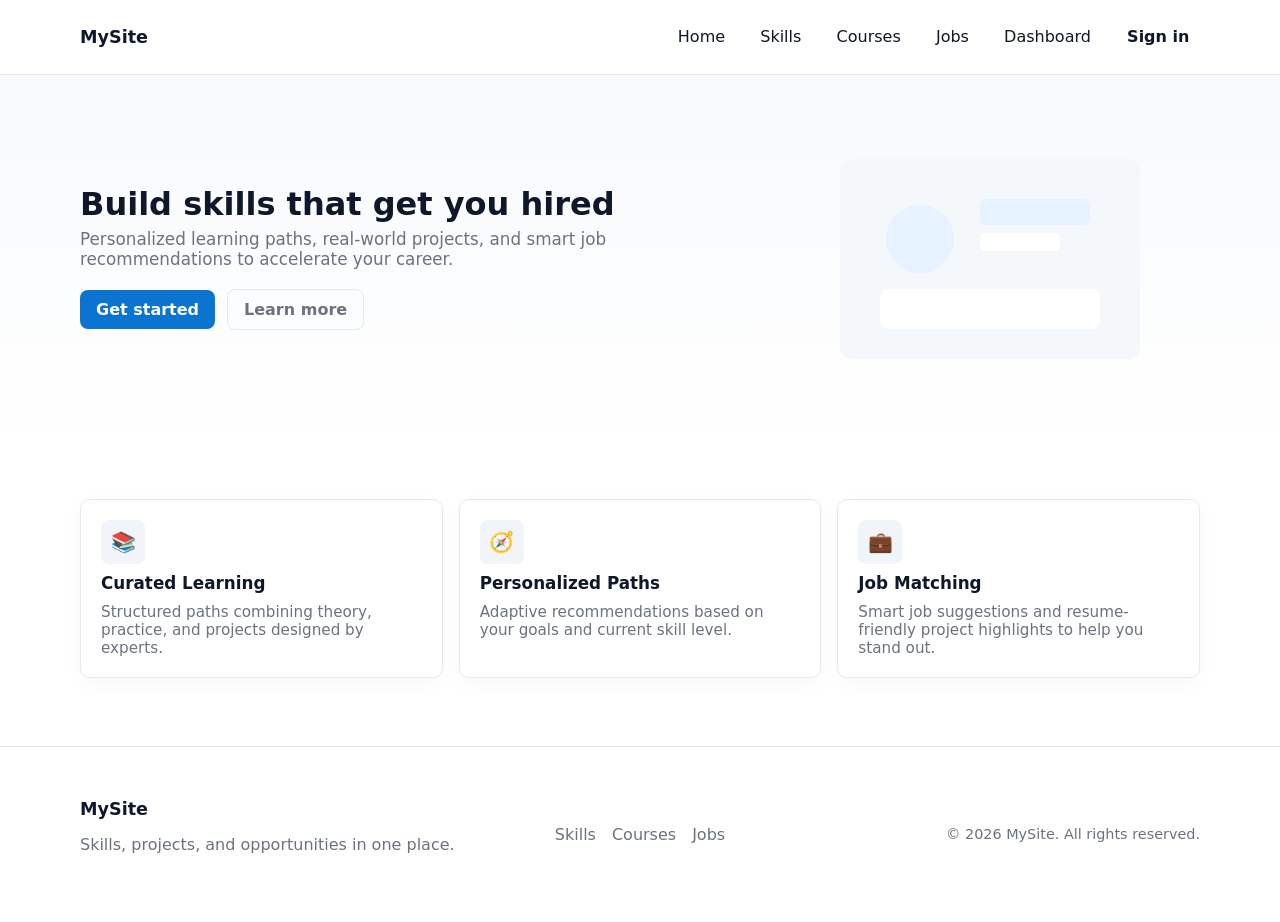
<file: job/index.html>
<!doctype html>
<html lang="en">
<head>
  <meta charset="utf-8">
  <meta name="viewport" content="width=device-width, initial-scale=1">
  <title>MySite — Skills & Jobs</title>
  <link rel="stylesheet" href="css/style.css">
</head>
<body>
  <!-- Header / Navigation -->
  <header class="site-header">
    <div class="container header-inner">
      <!-- Logo -->
      <a class="logo" href="index.html">MySite</a>

      <!-- Mobile toggle -->
      <button id="navToggle" class="nav-toggle" aria-controls="mainNav" aria-expanded="false" aria-label="Toggle navigation">☰</button>

      <!-- Primary navigation -->
      <nav id="mainNav" class="main-nav" aria-label="Primary">
        <ul>
          <li><a href="index.html">Home</a></li>
          <li><a href="skills.html">Skills</a></li>
          <li><a href="courses.html">Courses</a></li>
          <li><a href="jobs.html">Jobs</a></li>
          <li><a href="dashboard.html">Dashboard</a></li>
          <li><a class="btn btn-ghost" href="login.html">Sign in</a></li>
        </ul>
      </nav>
    </div>
  </header>

  <main>
    <!-- Hero: two-column layout using CSS Grid -->
    <section class="hero">
      <div class="container hero-grid">
        <div class="hero-copy">
          <h1>Build skills that get you hired</h1>
          <p class="lead">Personalized learning paths, real-world projects, and smart job recommendations to accelerate your career.</p>
          <div class="hero-ctas">
            <a href="signup.html" class="btn btn-primary">Get started</a>
            <a href="#features" class="btn btn-secondary">Learn more</a>
          </div>
        </div>

        <!-- Visual / illustration placeholder -->
        <div class="hero-visual" aria-hidden="true">
          <!-- Simple SVG illustration for the landing hero -->
          <svg width="300" height="200" viewBox="0 0 300 200" fill="none" xmlns="http://www.w3.org/2000/svg" role="img">
            <rect width="300" height="200" rx="12" fill="#f5f8fb" />
            <circle cx="80" cy="80" r="34" fill="#e6f2ff" />
            <rect x="140" y="40" width="110" height="26" rx="6" fill="#e6f2ff" />
            <rect x="140" y="74" width="80" height="18" rx="6" fill="#fff" />
            <rect x="40" y="130" width="220" height="40" rx="8" fill="#fff" />
          </svg>
        </div>
      </div>
    </section>

    <!-- Features: 3 cards using CSS Grid -->
    <section id="features" class="features container" aria-label="Platform features">
      <!-- Feature card 1 -->
      <article class="feature-card">
        <!-- Icon (decorative) -->
        <div class="feature-icon" aria-hidden="true">📚</div>
        <h3>Curated Learning</h3>
        <p>Structured paths combining theory, practice, and projects designed by experts.</p>
      </article>

      <!-- Feature card 2 -->
      <article class="feature-card">
        <div class="feature-icon" aria-hidden="true">🧭</div>
        <h3>Personalized Paths</h3>
        <p>Adaptive recommendations based on your goals and current skill level.</p>
      </article>

      <!-- Feature card 3 -->
      <article class="feature-card">
        <div class="feature-icon" aria-hidden="true">💼</div>
        <h3>Job Matching</h3>
        <p>Smart job suggestions and resume-friendly project highlights to help you stand out.</p>
      </article>
    </section>
  </main>

  <!-- Site footer -->
  <footer class="site-footer">
    <div class="container footer-grid">
      <div class="footer-brand">
        <a class="logo" href="index.html">MySite</a>
        <p class="muted">Skills, projects, and opportunities in one place.</p>
      </div>

      <nav class="footer-nav" aria-label="Footer">
        <ul>
          <li><a href="skills.html">Skills</a></li>
          <li><a href="courses.html">Courses</a></li>
          <li><a href="jobs.html">Jobs</a></li>
        </ul>
      </nav>

      <div class="legal muted">&copy; <span id="year"></span> MySite. All rights reserved.</div>
    </div>
  </footer>

  <script src="js/script.js"></script>
</body>
</html>
</file>
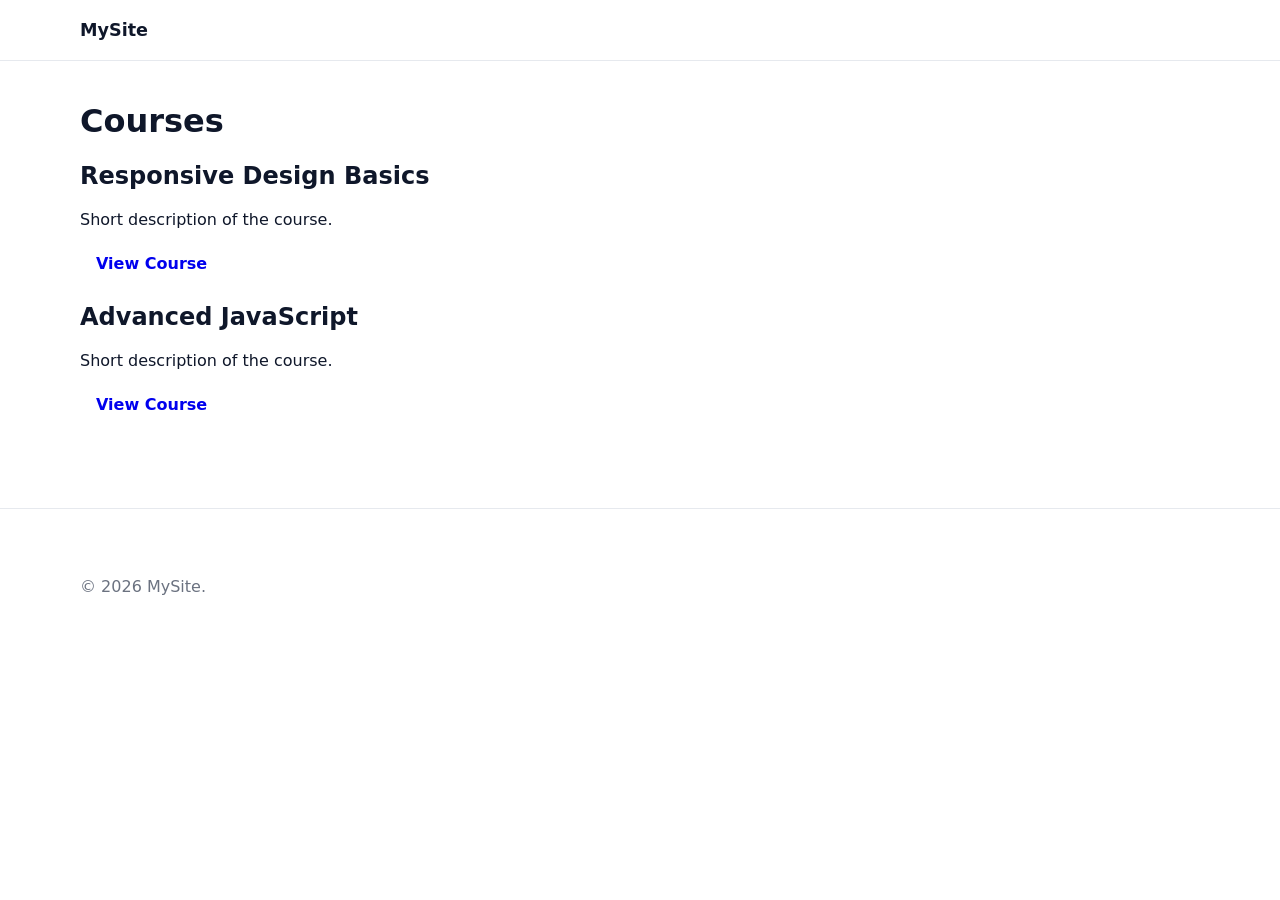
<file: job/courses.html>
<!doctype html>
<html lang="en">
<head>
  <meta charset="utf-8">
  <meta name="viewport" content="width=device-width, initial-scale=1">
  <title>Courses — MySite</title>
  <link rel="stylesheet" href="css/style.css">
</head>
<body>
  <header class="site-header">
    <div class="container header-inner">
      <a class="logo" href="index.html">MySite</a>
    </div>
  </header>

  <main class="container">
    <h1>Courses</h1>

    <section class="list">
      <article class="card">
        <h2>Responsive Design Basics</h2>
        <p>Short description of the course.</p>
        <p><a href="#" class="btn">View Course</a></p>
      </article>

      <article class="card">
        <h2>Advanced JavaScript</h2>
        <p>Short description of the course.</p>
        <p><a href="#" class="btn">View Course</a></p>
      </article>
    </section>
  </main>

  <footer class="site-footer">
    <div class="container">
      <p>&copy; <span id="year-courses"></span> MySite.</p>
    </div>
  </footer>

  <script src="js/script.js"></script>
</body>
</html>
</file>
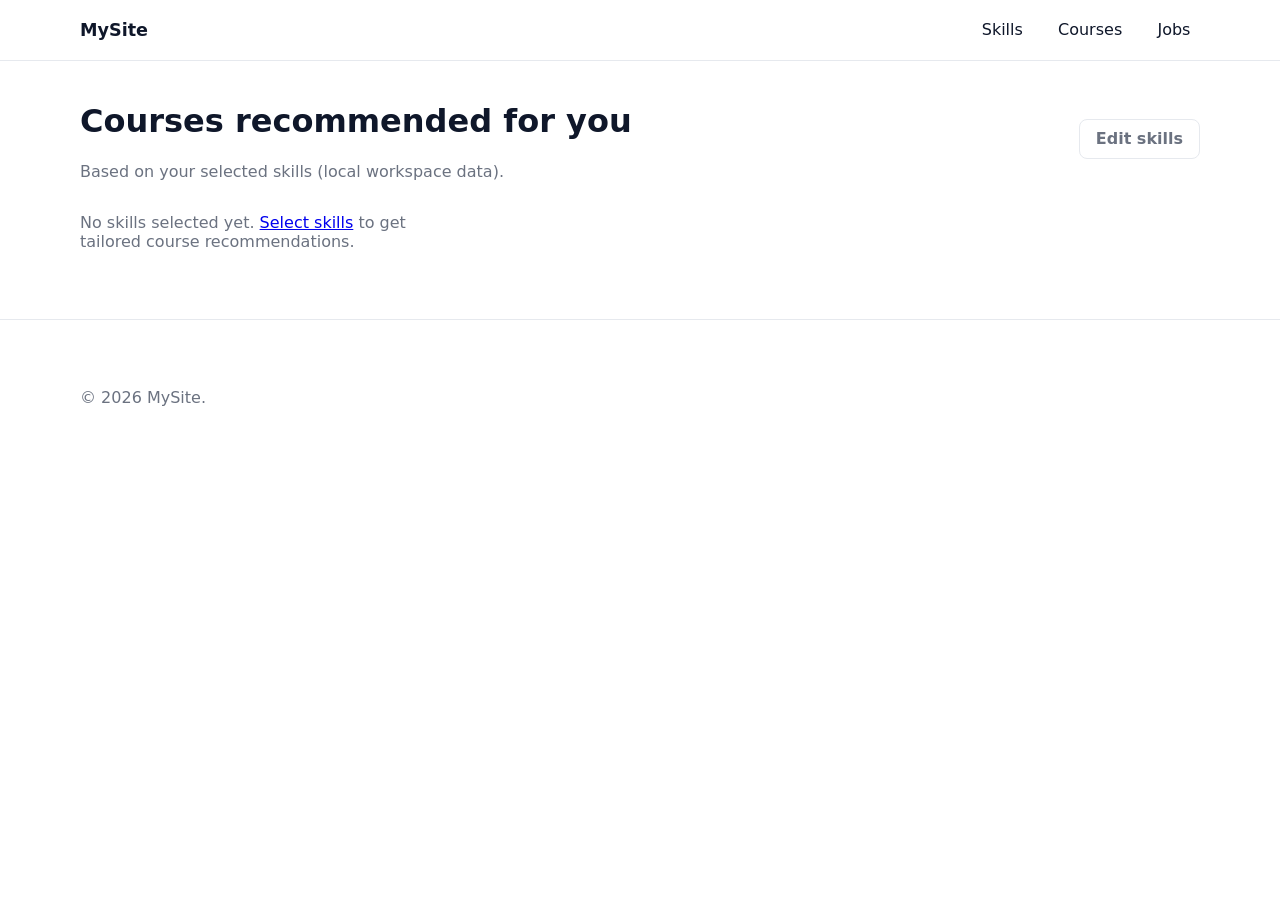
<file: job/courses_recommend.html>
<!doctype html>
<html lang="en">
<head>
  <meta charset="utf-8">
  <meta name="viewport" content="width=device-width, initial-scale=1">
  <title>Recommended Courses — MySite</title>
  <link rel="stylesheet" href="css/style.css">
</head>
<body>
  <header class="site-header">
    <div class="container header-inner">
      <a class="logo" href="index.html">MySite</a>
      <nav class="main-nav" aria-label="Primary">
        <ul>
          <li><a href="skills.html">Skills</a></li>
          <li><a href="courses.html">Courses</a></li>
          <li><a href="jobs.html">Jobs</a></li>
        </ul>
      </nav>
    </div>
  </header>

  <main class="container">
    <header style="display:flex;align-items:center;justify-content:space-between;gap:1rem;margin-bottom:1rem">
      <div>
        <h1>Courses recommended for you</h1>
        <p class="muted">Based on your selected skills (local workspace data).</p>
      </div>
      <div><a href="skills_select.html" class="btn btn-secondary">Edit skills</a></div>
    </header>

    <!-- Recommendations list populated by JS -->
    <section id="recommendations" class="course-grid" aria-live="polite">
      <!-- If no saved skills, JS will render a friendly message here -->
    </section>
  </main>

  <footer class="site-footer">
    <div class="container">
      <p>&copy; <span id="year-courses"></span> MySite.</p>
    </div>
  </footer>

  <script src="js/script.js"></script>
</body>
</html>
</file>
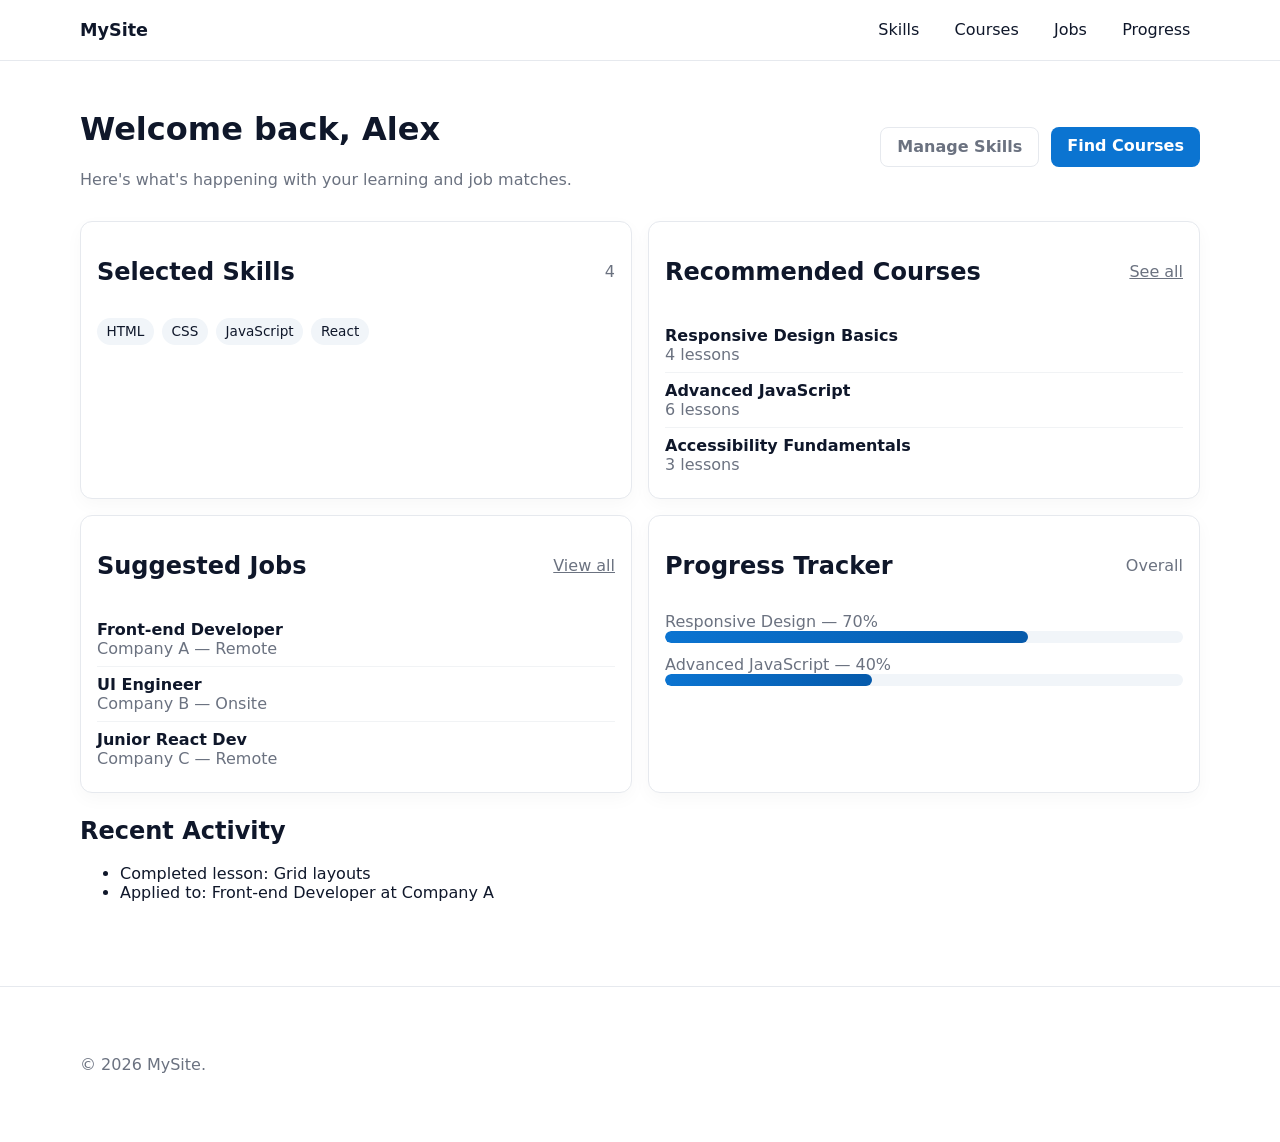
<file: job/dashboard.html>
<!doctype html>
<html lang="en">
<head>
  <meta charset="utf-8">
  <meta name="viewport" content="width=device-width, initial-scale=1">
  <title>Dashboard — MySite</title>
  <link rel="stylesheet" href="css/style.css">
</head>
<body>
  <header class="site-header">
    <div class="container header-inner">
      <a class="logo" href="index.html">MySite</a>
      <nav class="main-nav" aria-label="Primary">
        <ul>
          <li><a href="skills.html">Skills</a></li>
          <li><a href="courses.html">Courses</a></li>
          <li><a href="jobs.html">Jobs</a></li>
          <li><a href="progress.html">Progress</a></li>
        </ul>
      </nav>
    </div>
  </header>

  <main class="container">
    <!-- Welcome header -->
    <header class="dashboard-hero">
      <div>
        <h1>Welcome back, Alex</h1>
        <p class="muted">Here's what's happening with your learning and job matches.</p>
      </div>
      <div class="dashboard-actions">
        <a href="skills.html" class="btn btn-secondary">Manage Skills</a>
        <a href="courses.html" class="btn btn-primary">Find Courses</a>
      </div>
    </header>

    <!-- Dashboard cards grid -->
    <section class="dash-grid" aria-label="Dashboard cards">
      <!-- Selected Skills -->
      <article class="dash-card" aria-labelledby="skills-heading">
        <div class="card-header">
          <h2 id="skills-heading">Selected Skills</h2>
          <span class="muted small">4</span>
        </div>
        <div class="skill-list">
          <span class="skill-tag">HTML</span>
          <span class="skill-tag">CSS</span>
          <span class="skill-tag">JavaScript</span>
          <span class="skill-tag">React</span>
        </div>
      </article>

      <!-- Recommended Courses -->
      <article class="dash-card" aria-labelledby="courses-heading">
        <div class="card-header">
          <h2 id="courses-heading">Recommended Courses</h2>
          <a href="courses.html" class="muted">See all</a>
        </div>
        <div>
          <div class="course-item"><strong>Responsive Design Basics</strong><div class="muted">4 lessons</div></div>
          <div class="course-item"><strong>Advanced JavaScript</strong><div class="muted">6 lessons</div></div>
          <div class="course-item"><strong>Accessibility Fundamentals</strong><div class="muted">3 lessons</div></div>
        </div>
      </article>

      <!-- Suggested Jobs -->
      <article class="dash-card" aria-labelledby="jobs-heading">
        <div class="card-header">
          <h2 id="jobs-heading">Suggested Jobs</h2>
          <a href="jobs.html" class="muted">View all</a>
        </div>
        <div>
          <div class="job-item"><strong>Front-end Developer</strong><div class="muted">Company A — Remote</div></div>
          <div class="job-item"><strong>UI Engineer</strong><div class="muted">Company B — Onsite</div></div>
          <div class="job-item"><strong>Junior React Dev</strong><div class="muted">Company C — Remote</div></div>
        </div>
      </article>

      <!-- Progress Tracker -->
      <article class="dash-card" aria-labelledby="progress-heading">
        <div class="card-header">
          <h2 id="progress-heading">Progress Tracker</h2>
          <span class="muted small">Overall</span>
        </div>
        <div style="display:grid;gap:0.75rem">
          <div>
            <div class="muted small">Responsive Design — <span class="muted">70%</span></div>
            <div class="progress-wrap"><div class="progress-fill" data-progress="70" style="width:0%"><span class="sr-only">70%</span></div></div>
          </div>
          <div>
            <div class="muted small">Advanced JavaScript — <span class="muted">40%</span></div>
            <div class="progress-wrap"><div class="progress-fill" data-progress="40" style="width:0%"><span class="sr-only">40%</span></div></div>
          </div>
        </div>
      </article>
    </section>

    <!-- Recent activity -->
    <section style="margin-top:1.5rem">
      <h2>Recent Activity</h2>
      <ul class="activity-list">
        <li>Completed lesson: Grid layouts</li>
        <li>Applied to: Front-end Developer at Company A</li>
      </ul>
    </section>
  </main>

  <footer class="site-footer">
    <div class="container">
      <p>&copy; <span id="year-dash"></span> MySite.</p>
    </div>
  </footer>

  <script src="js/script.js"></script>
</body>
</html>
</file>
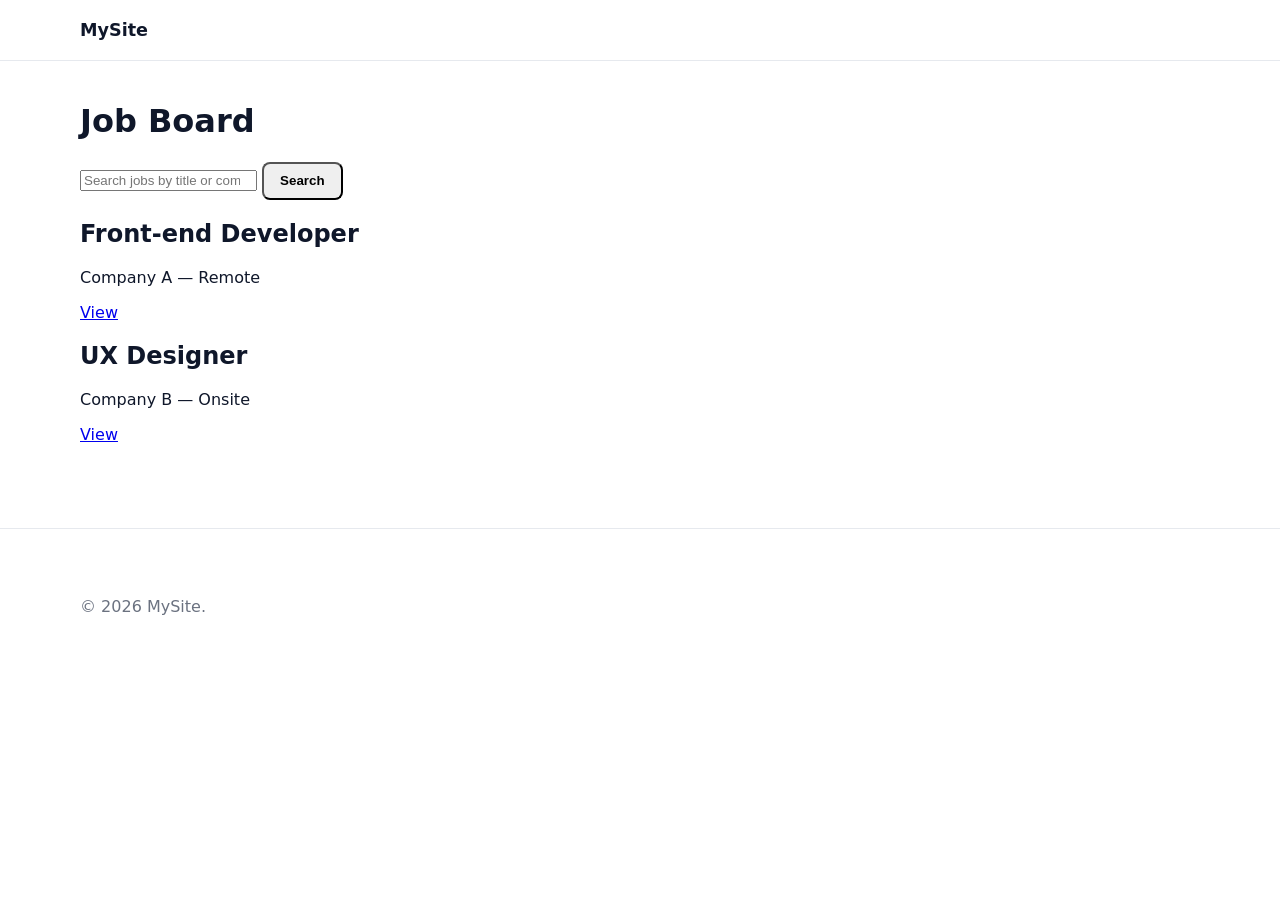
<file: job/jobs.html>
<!doctype html>
<html lang="en">
<head>
  <meta charset="utf-8">
  <meta name="viewport" content="width=device-width, initial-scale=1">
  <title>Jobs — MySite</title>
  <link rel="stylesheet" href="css/style.css">
</head>
<body>
  <header class="site-header">
    <div class="container header-inner">
      <a class="logo" href="index.html">MySite</a>
    </div>
  </header>

  <main class="container">
    <h1>Job Board</h1>

    <!-- Search form -->
    <form class="search-form" role="search" action="#">
      <label for="q" class="sr-only">Search jobs</label>
      <input id="q" name="q" type="search" placeholder="Search jobs by title or company">
      <button class="btn" type="submit">Search</button>
    </form>

    <section class="jobs-list">
      <article class="card">
        <h2>Front-end Developer</h2>
        <p>Company A — Remote</p>
        <p><a href="#">View</a></p>
      </article>

      <article class="card">
        <h2>UX Designer</h2>
        <p>Company B — Onsite</p>
        <p><a href="#">View</a></p>
      </article>
    </section>
  </main>

  <footer class="site-footer">
    <div class="container">
      <p>&copy; <span id="year-jobs"></span> MySite.</p>
    </div>
  </footer>

  <script src="js/script.js"></script>
</body>
</html>
</file>
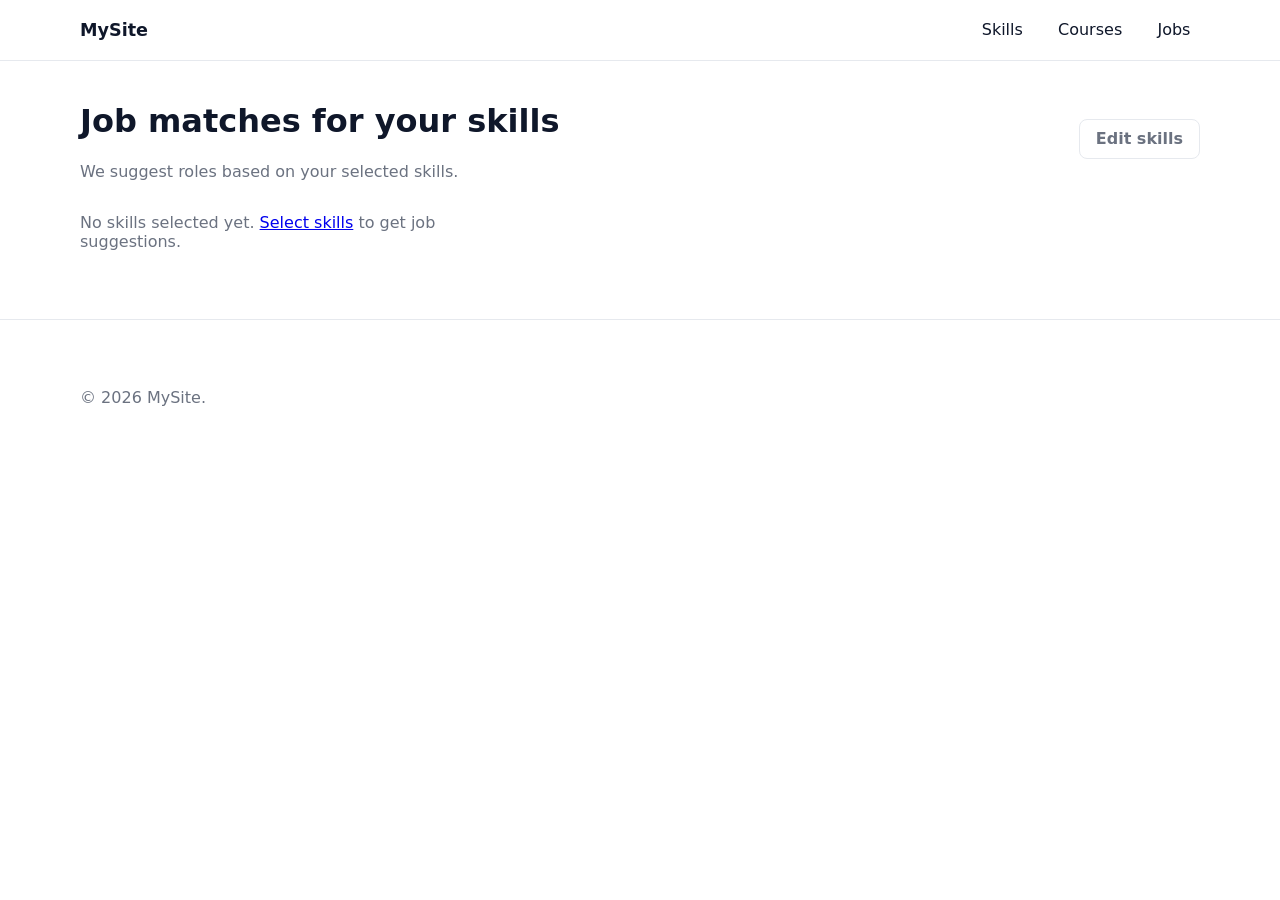
<file: job/jobs_recommend.html>
<!doctype html>
<html lang="en">
<head>
  <meta charset="utf-8">
  <meta name="viewport" content="width=device-width, initial-scale=1">
  <title>Recommended Jobs — MySite</title>
  <link rel="stylesheet" href="css/style.css">
</head>
<body>
  <header class="site-header">
    <div class="container header-inner">
      <a class="logo" href="index.html">MySite</a>
      <nav class="main-nav" aria-label="Primary">
        <ul>
          <li><a href="skills.html">Skills</a></li>
          <li><a href="courses.html">Courses</a></li>
          <li><a href="jobs.html">Jobs</a></li>
        </ul>
      </nav>
    </div>
  </header>

  <main class="container">
    <header style="display:flex;align-items:center;justify-content:space-between;gap:1rem;margin-bottom:1rem">
      <div>
        <h1>Job matches for your skills</h1>
        <p class="muted">We suggest roles based on your selected skills.</p>
      </div>
      <div><a href="skills_select.html" class="btn btn-secondary">Edit skills</a></div>
    </header>

    <section id="jobRecommendations" class="job-grid" aria-live="polite">
      <!-- JS will populate job cards here -->
    </section>
  </main>

  <footer class="site-footer">
    <div class="container">
      <p>&copy; <span id="year-jobs"></span> MySite.</p>
    </div>
  </footer>

  <script src="js/script.js"></script>
</body>
</html>
</file>
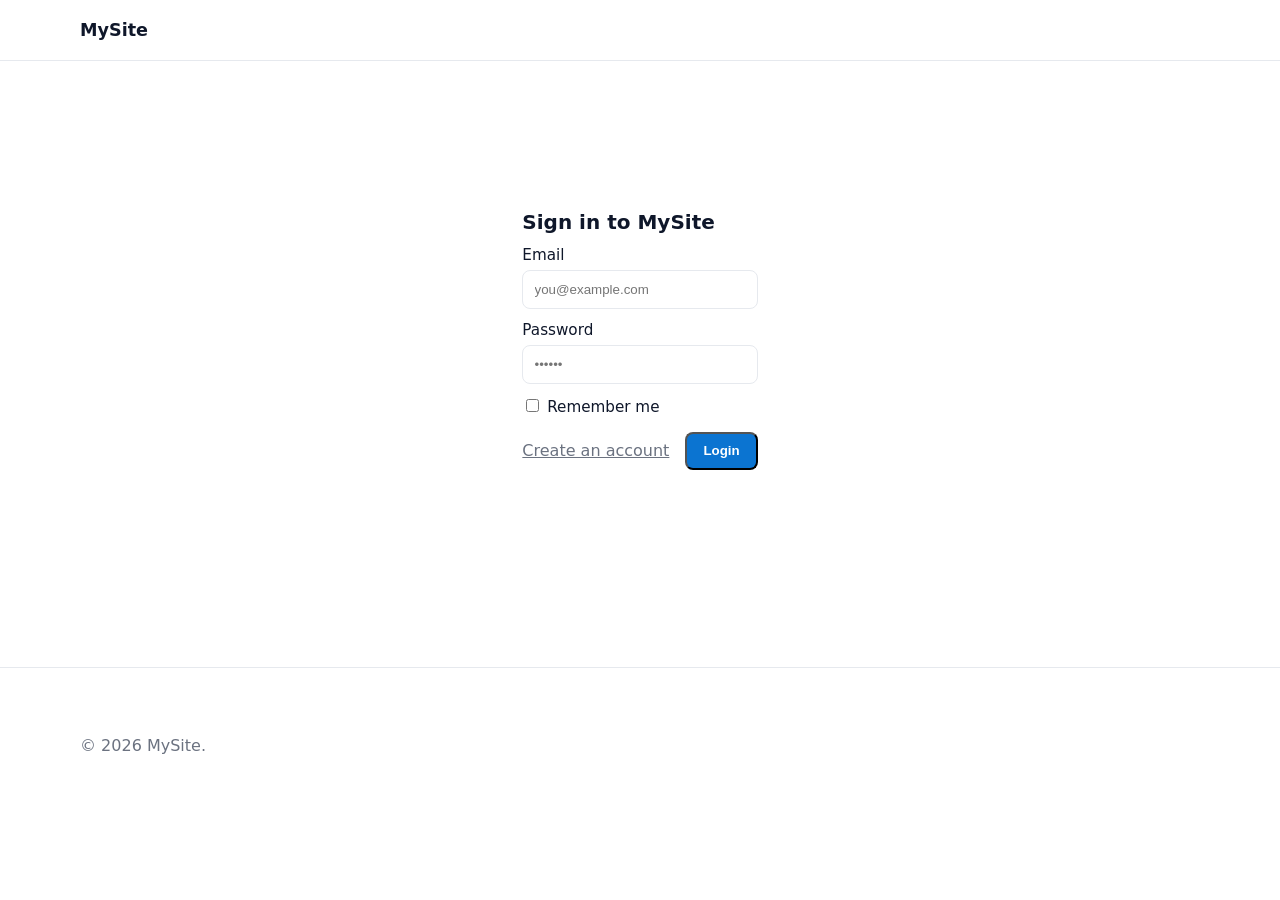
<file: job/login.html>
<!doctype html>
<html lang="en">
<head>
  <meta charset="utf-8">
  <meta name="viewport" content="width=device-width, initial-scale=1">
  <title>Login — MySite</title>
  <link rel="stylesheet" href="css/style.css">
</head>
<body>
  <header class="site-header">
    <div class="container header-inner">
      <a class="logo" href="index.html">MySite</a>
    </div>
  </header>

  <main class="auth-layout">
    <div class="container auth-container">
      <section class="auth-card" aria-labelledby="login-heading">
        <h1 id="login-heading">Sign in to MySite</h1>

        <form id="loginForm" action="#" method="post" novalidate>
          <label for="email">Email</label>
          <input type="email" id="email" name="email" required placeholder="you@example.com">

          <label for="password">Password</label>
          <input type="password" id="password" name="password" required minlength="6" placeholder="••••••">

          <div class="form-row">
            <label class="checkbox"><input type="checkbox" name="remember"> Remember me</label>
          </div>

          <div class="form-actions">
            <a class="muted" href="signup.html">Create an account</a>
            <button type="submit" class="btn btn-primary">Login</button>
          </div>
        </form>
      </section>
    </div>
  </main>

  <footer class="site-footer">
    <div class="container">
      <p>&copy; <span id="year-footer"></span> MySite.</p>
    </div>
  </footer>

  <script src="js/script.js"></script>
</body>
</html>
</file>
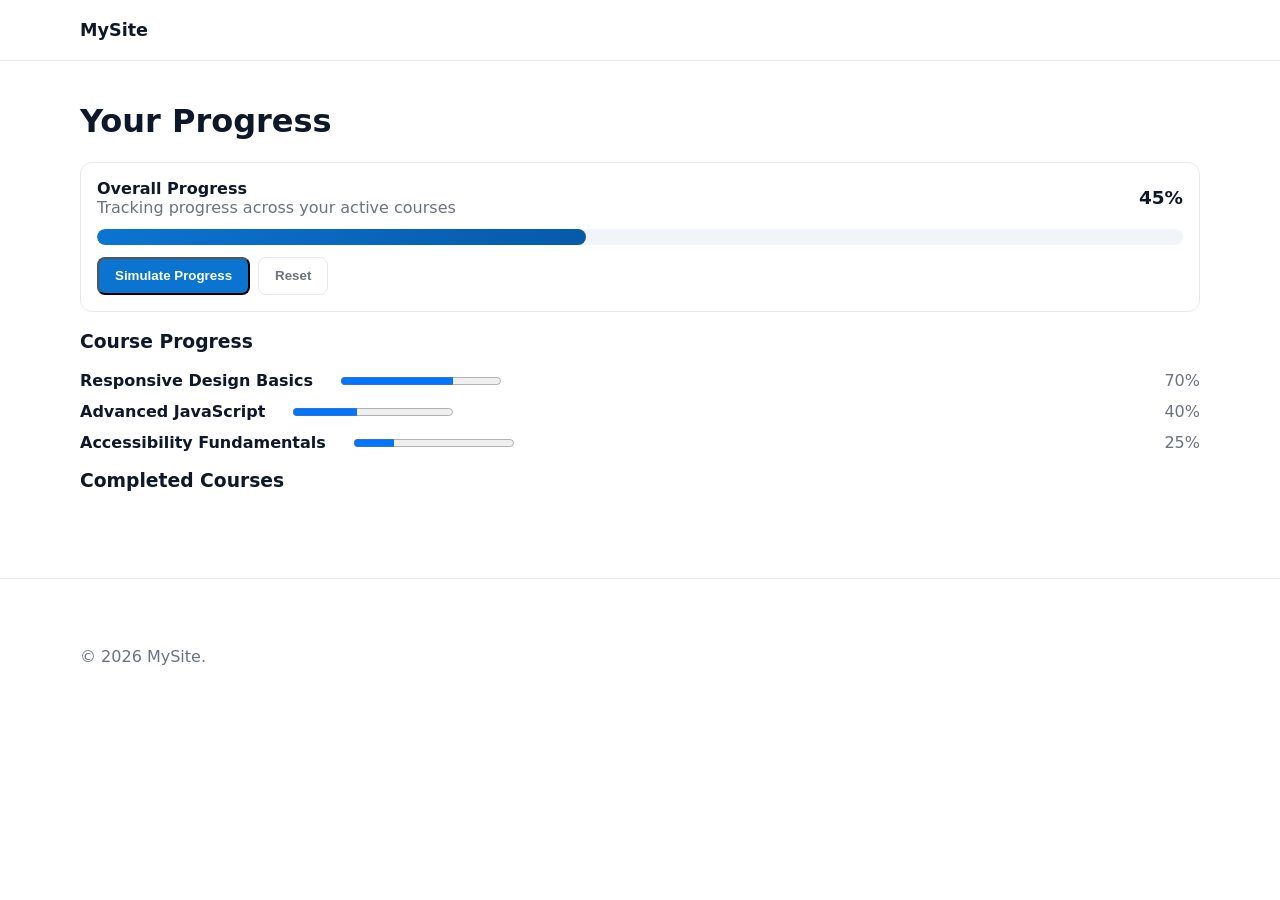
<file: job/progress.html>
<!doctype html>
<html lang="en">
<head>
  <meta charset="utf-8">
  <meta name="viewport" content="width=device-width, initial-scale=1">
  <title>Progress — MySite</title>
  <link rel="stylesheet" href="css/style.css">
</head>
<body>
  <header class="site-header">
    <div class="container header-inner">
      <a class="logo" href="index.html">MySite</a>
    </div>
  </header>

  <main class="container">
    <h1>Your Progress</h1>

    <section class="progress-tracker" aria-labelledby="progress-heading">
      <h2 id="progress-heading" class="sr-only">Course progress</h2>

      <!-- Overall progress card -->
      <div class="overall-progress">
        <div class="overall-header">
          <h2 class="sr-only">Overall progress</h2>
          <div>
            <strong>Overall Progress</strong>
            <div class="muted">Tracking progress across your active courses</div>
          </div>
          <div class="progress-percentage" id="overallPercentage">55%</div>
        </div>

        <div class="progress-bar-wrap">
          <div id="overallBar" class="progress-bar" role="progressbar" aria-valuemin="0" aria-valuemax="100" aria-valuenow="55">
            <div class="progress-bar-fill" style="width:55%"></div>
          </div>
        </div>

        <div class="progress-controls">
          <button id="simulateBtn" class="btn btn-primary">Simulate Progress</button>
          <button id="resetProgress" class="btn btn-secondary">Reset</button>
        </div>
      </div>

      <!-- Per-course progress list -->
      <div class="card">
        <h3>Course Progress</h3>
        <ul class="course-progress-list">
          <li>
            <div><strong>Responsive Design Basics</strong></div>
            <div style="flex:1;margin:0 1rem"><progress id="p1" value="70" max="100">70%</progress></div>
            <div class="muted">70%</div>
          </li>

          <li>
            <div><strong>Advanced JavaScript</strong></div>
            <div style="flex:1;margin:0 1rem"><progress id="p2" value="40" max="100">40%</progress></div>
            <div class="muted">40%</div>
          </li>

          <li>
            <div><strong>Accessibility Fundamentals</strong></div>
            <div style="flex:1;margin:0 1rem"><progress id="p3" value="25" max="100">25%</progress></div>
            <div class="muted">25%</div>
          </li>
        </ul>
      </div>

      <!-- Completed courses list (populated dynamically) -->
      <div class="card completed-courses">
        <h3>Completed Courses</h3>
        <ul id="completedList">
          <!-- populated by JS when courses reach 100% -->
        </ul>
      </div>
    </section>
  </main>

  <footer class="site-footer">
    <div class="container">
      <p>&copy; <span id="year-progress"></span> MySite.</p>
    </div>
  </footer>

  <script src="js/script.js"></script>
</body>
</html>
</file>
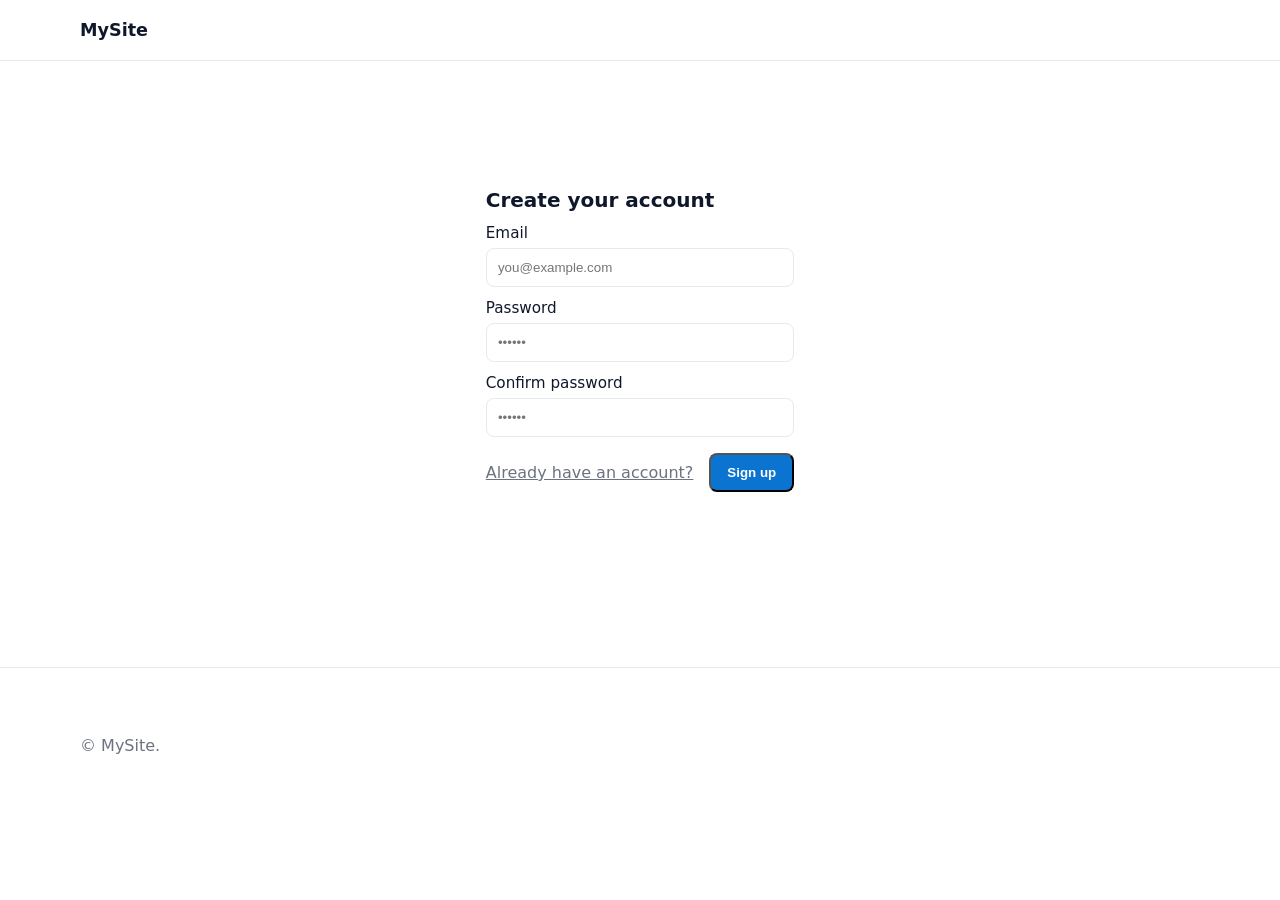
<file: job/signup.html>
<!doctype html>
<html lang="en">
<head>
  <meta charset="utf-8">
  <meta name="viewport" content="width=device-width, initial-scale=1">
  <title>Sign up — MySite</title>
  <link rel="stylesheet" href="css/style.css">
</head>
<body>
  <header class="site-header">
    <div class="container header-inner">
      <a class="logo" href="index.html">MySite</a>
    </div>
  </header>

  <main class="auth-layout">
    <div class="container auth-container">
      <section class="auth-card" aria-labelledby="signup-heading">
        <h1 id="signup-heading">Create your account</h1>

        <form id="signupForm" action="#" method="post" novalidate>
          <label for="email">Email</label>
          <input type="email" id="email" name="email" required placeholder="you@example.com">

          <label for="password">Password</label>
          <input type="password" id="password" name="password" required minlength="6" placeholder="••••••">

          <label for="confirm">Confirm password</label>
          <input type="password" id="confirm" name="confirm" required minlength="6" placeholder="••••••">

          <div class="form-actions">
            <a class="muted" href="login.html">Already have an account?</a>
            <button type="submit" class="btn btn-primary">Sign up</button>
          </div>
        </form>
      </section>
    </div>
  </main>

  <footer class="site-footer">
    <div class="container">
      <p>&copy; <span id="year-signup"></span> MySite.</p>
    </div>
  </footer>

  <script src="js/script.js"></script>
</body>
</html>
</file>
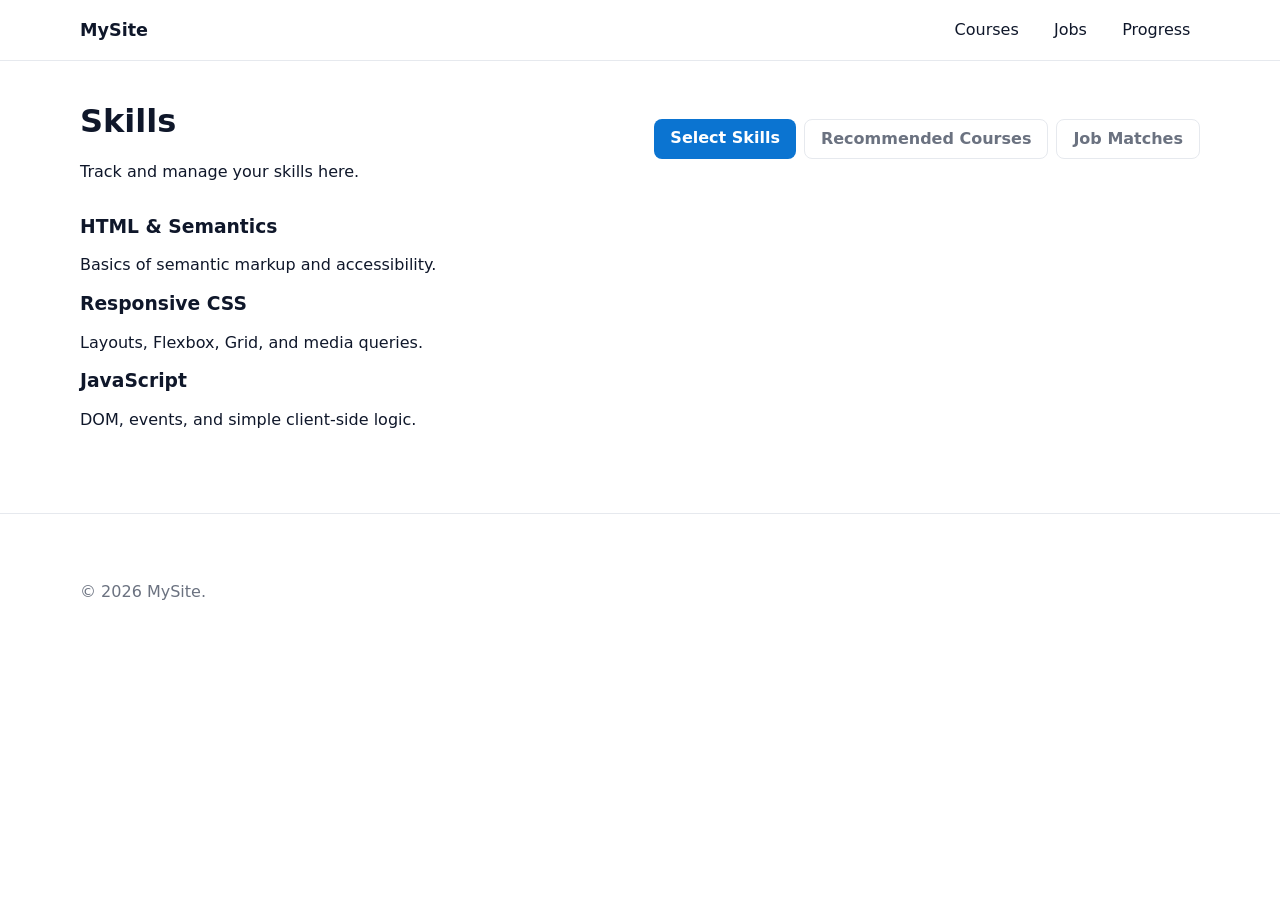
<file: job/skills.html>
<!doctype html>
<html lang="en">
<head>
  <meta charset="utf-8">
  <meta name="viewport" content="width=device-width, initial-scale=1">
  <title>Skills — MySite</title>
  <link rel="stylesheet" href="css/style.css">
</head>
<body>
  <header class="site-header">
    <div class="container header-inner">
      <a class="logo" href="index.html">MySite</a>
      <nav class="main-nav" aria-label="Primary">
        <ul>
          <li><a href="courses.html">Courses</a></li>
          <li><a href="jobs.html">Jobs</a></li>
          <li><a href="progress.html">Progress</a></li>
        </ul>
      </nav>
    </div>
  </header>

  <main class="container">
    <div class="skills-page-header" style="display:flex;align-items:center;justify-content:space-between;gap:1rem">
      <div>
        <h1>Skills</h1>
        <p>Track and manage your skills here.</p>
      </div>
      <div style="display:flex;gap:0.5rem">
        <a href="skills_select.html" class="btn btn-primary">Select Skills</a>
        <a href="courses_recommend.html" class="btn btn-secondary">Recommended Courses</a>
        <a href="jobs_recommend.html" class="btn btn-secondary">Job Matches</a>
      </div>
    </div>

    <section class="cards-grid">
      <!-- Example skill cards -->
      <article class="card">
        <h3>HTML &amp; Semantics</h3>
        <p>Basics of semantic markup and accessibility.</p>
      </article>
      <article class="card">
        <h3>Responsive CSS</h3>
        <p>Layouts, Flexbox, Grid, and media queries.</p>
      </article>
      <article class="card">
        <h3>JavaScript</h3>
        <p>DOM, events, and simple client-side logic.</p>
      </article>
    </section>
  </main>

  <footer class="site-footer">
    <div class="container">
      <p>&copy; <span id="year-skills"></span> MySite.</p>
    </div>
  </footer>

  <script src="js/script.js"></script>
</body>
</html>
</file>
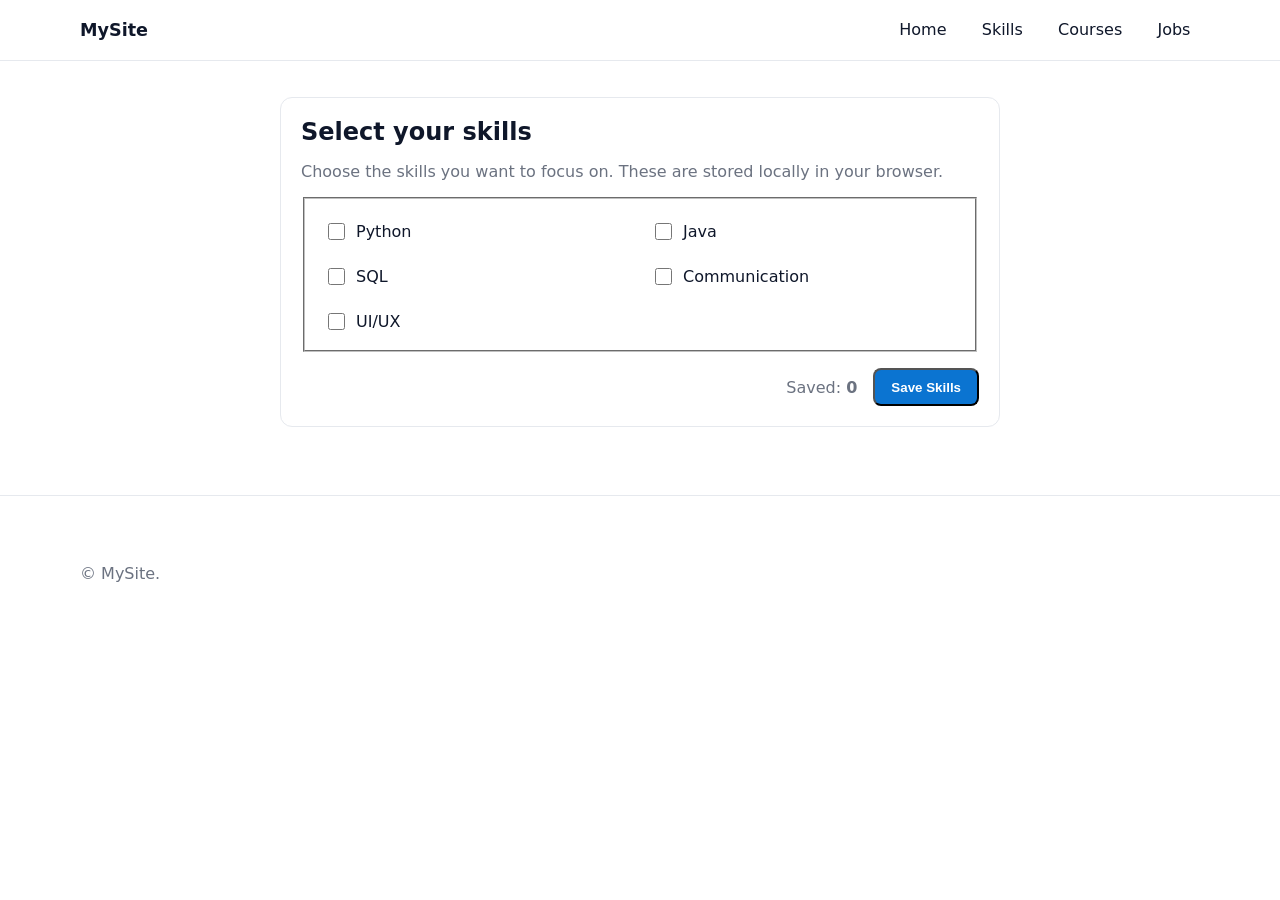
<file: job/skills_select.html>
<!doctype html>
<html lang="en">
<head>
  <meta charset="utf-8">
  <meta name="viewport" content="width=device-width, initial-scale=1">
  <title>Select Skills — MySite</title>
  <link rel="stylesheet" href="css/style.css">
</head>
<body>
  <header class="site-header">
    <div class="container header-inner">
      <a class="logo" href="index.html">MySite</a>
      <nav class="main-nav" aria-label="Primary">
        <ul>
          <li><a href="index.html">Home</a></li>
          <li><a href="skills.html">Skills</a></li>
          <li><a href="courses.html">Courses</a></li>
          <li><a href="jobs.html">Jobs</a></li>
        </ul>
      </nav>
    </div>
  </header>

  <main class="container">
    <!-- Centered card with checkbox list of skills -->
    <section class="skills-card" aria-labelledby="select-skills">
      <h1 id="select-skills">Select your skills</h1>
      <p class="muted">Choose the skills you want to focus on. These are stored locally in your browser.</p>

      <form id="skillsForm">
        <fieldset>
          <legend class="sr-only">Available skills</legend>

          <div class="skills-list">
            <label><input type="checkbox" name="skills" value="Python"> Python</label>
            <label><input type="checkbox" name="skills" value="Java"> Java</label>
            <label><input type="checkbox" name="skills" value="SQL"> SQL</label>
            <label><input type="checkbox" name="skills" value="Communication"> Communication</label>
            <label><input type="checkbox" name="skills" value="UI/UX"> UI/UX</label>
          </div>
        </fieldset>

        <div class="save-skills-wrap">
          <div class="muted">Saved: <strong id="savedSkillsCount">0</strong></div>
          <button id="saveSkills" class="btn btn-primary">Save Skills</button>
        </div>
      </form>

      <!-- Feedback area (aria-live for assistive technologies) -->
      <div aria-live="polite" id="skillsFeedback" class="sr-only"></div>
    </section>
  </main>

  <footer class="site-footer">
    <div class="container">
      <p>&copy; <span id="year-skills-select"></span> MySite.</p>
    </div>
  </footer>

  <script src="js/script.js"></script>
</body>
</html>
</file>
<file: job/css/style.css>
/* Variables and Base */
:root{
  --bg: #ffffff;
  --muted: #6b7280; /* gray-500 */
  --accent: #0b74d1; /* primary */
  --accent-600: #065aab;
  --surface: #f7f9fc;
  --card-border: #e6e9ee;
  --radius: 10px;
}
*{box-sizing:border-box}
html,body{height:100%;margin:0;font-family:Inter, system-ui, -apple-system, 'Segoe UI', Roboto, 'Helvetica Neue', Arial; color:#0f172a;background:var(--bg)}
img{max-width:100%;height:auto;display:block}
.container{max-width:1160px;margin:0 auto;padding:1.25rem}
.sr-only{position:absolute;left:-10000px;top:auto;width:1px;height:1px;overflow:hidden}

/* Header / Nav */
.site-header{background:var(--bg);border-bottom:1px solid var(--card-border);position:sticky;top:0;z-index:20}
.header-inner{display:flex;align-items:center;justify-content:space-between;gap:1rem}
.logo{font-weight:700;color:#0f172a;text-decoration:none;font-size:1.1rem}
.nav-toggle{display:none;background:transparent;border:0;font-size:1.25rem}
.main-nav ul{list-style:none;margin:0;padding:0;display:flex;gap:1rem;align-items:center}
.main-nav a{color:inherit;text-decoration:none;padding:0.4rem 0.6rem;border-radius:8px}
.main-nav a:hover{background:#f1f5f9}

/* Buttons */
.btn{display:inline-block;padding:0.6rem 1rem;border-radius:8px;text-decoration:none;font-weight:600}
.btn-primary{background:var(--accent);color:#fff}
.btn-primary:hover{background:var(--accent-600)}
.btn-secondary{border:1px solid var(--card-border);color:var(--muted);background:transparent}
.btn-ghost{background:transparent;border:1px solid transparent;padding:0.4rem 0.75rem}

/* Hero */
.hero{padding:4rem 0;background:linear-gradient(180deg,var(--surface),var(--bg));}
.hero-grid{display:grid;grid-template-columns:1fr 420px;gap:2rem;align-items:center}
.hero-copy h1{margin:0 0 0.5rem;font-size:2rem;line-height:1.05;color:#0f172a}
.hero-copy .lead{color:var(--muted);margin:0 0 1.25rem;max-width:36rem}
.hero-ctas{display:flex;gap:0.75rem;align-items:center}
.hero-visual{display:flex;justify-content:center}

/* Features */
.features{display:grid;grid-template-columns:repeat(3,1fr);gap:1rem;margin-top:2.25rem}
.feature-card{background:#fff;border:1px solid var(--card-border);padding:1.25rem;border-radius:var(--radius);display:flex;flex-direction:column;gap:0.6rem;align-items:flex-start;box-shadow:0 6px 20px rgba(12,15,22,0.03)}
.feature-icon{width:44px;height:44px;border-radius:8px;display:inline-grid;place-items:center;background:#f1f5f9;font-size:1.25rem}
.feature-card h3{margin:0;font-size:1.05rem}
.feature-card p{margin:0;color:var(--muted);font-size:0.95rem}

/* Auth forms */
.auth-layout{min-height:62vh;display:flex;align-items:center}
.auth-container{display:flex;justify-content:center}
.auth-card{max-width:420px;width:100%;padding:1.5rem;border-radius:12px}
.auth-card h1{margin:0 0 0.6rem;font-size:1.25rem}
.auth-card label{font-size:0.95rem;margin-top:0.75rem;display:block}
.auth-card input[type="email"], .auth-card input[type="password"]{width:100%;padding:0.7rem;border:1px solid var(--card-border);border-radius:8px;margin-top:0.35rem}
.form-actions{display:flex;align-items:center;justify-content:space-between;margin-top:1rem;gap:1rem}
.form-actions .btn{flex:0 0 auto}
.form-actions .muted{align-self:center;margin-left:auto}

@media (max-width:720px){
  .auth-layout{min-height:50vh}
}

/* Dashboard cards and hover effects */
.dashboard-hero{display:flex;align-items:center;justify-content:space-between;gap:1rem;margin-top:0.5rem}
.dashboard-actions{display:flex;gap:0.75rem}
.dash-grid{display:grid;grid-template-columns:repeat(2,1fr);gap:1rem;margin-top:1rem}
.dash-card{background:#fff;border:1px solid var(--card-border);padding:1rem;border-radius:12px;transition:transform .18s ease,box-shadow .18s ease;box-shadow:0 6px 18px rgba(12,15,22,0.03)}
.dash-card:hover{transform:translateY(-6px);box-shadow:0 18px 40px rgba(12,15,22,0.09)}
.card-header{display:flex;justify-content:space-between;align-items:center;margin-bottom:0.75rem}
.skill-list{display:flex;gap:0.5rem;flex-wrap:wrap}
.skill-tag{background:#f1f5f9;padding:0.35rem 0.6rem;border-radius:999px;font-size:0.85rem;color:#0f172a}
.course-item, .job-item{padding:0.5rem 0;border-bottom:1px solid #f1f3f5}
.course-item:last-child, .job-item:last-child{border-bottom:0}
.course-item strong, .job-item strong{display:block}
.job-item:hover{background:#fbfdff}
.progress-wrap{background:#f1f5f9;border-radius:999px;height:12px;overflow:hidden}
.progress-fill{height:100%;width:0;background:linear-gradient(90deg,var(--accent),var(--accent-600));border-radius:999px}

/* Progress tracker styles */
.overall-progress{padding:1rem;border-radius:12px;background:#fff;border:1px solid var(--card-border);margin-bottom:1rem}
.overall-header{display:flex;align-items:center;justify-content:space-between;gap:1rem}
.progress-percentage{font-weight:700;font-size:1.15rem}
.progress-bar-wrap{margin-top:0.75rem}
.progress-bar{background:#f1f5f9;border-radius:999px;height:16px;overflow:hidden}
.progress-bar-fill{height:100%;width:0;background:linear-gradient(90deg,var(--accent),var(--accent-600));border-radius:999px;transition:width 420ms ease}
.progress-controls{margin-top:0.75rem;display:flex;gap:0.5rem}
.course-progress-list{list-style:none;padding:0;margin:0;display:grid;gap:0.75rem}
.course-progress-list li{display:flex;align-items:center;gap:0.75rem}
.completed-courses ul{padding-left:1rem;margin:0}

/* Skills selection styles */
.skills-card{max-width:720px;margin:1rem auto 0;padding:1.25rem;border-radius:12px;background:#fff;border:1px solid var(--card-border)}
.skills-card h1{margin:0 0 0.25rem}
.skills-list{display:grid;grid-template-columns:repeat(2,minmax(120px,1fr));gap:0.5rem;margin-top:0.5rem}
.skills-list label{display:flex;align-items:center;gap:0.5rem;padding:0.45rem;border-radius:8px;cursor:pointer;transition:background .12s,transform .12s}
.skills-list label:hover{background:#fbfdff;transform:translateY(-2px)}
.skills-list input[type='checkbox']{width:1.05rem;height:1.05rem}
.save-skills-wrap{display:flex;justify-content:flex-end;align-items:center;gap:1rem;margin-top:1rem}

/* Course recommendation styles */
.course-grid{display:grid;grid-template-columns:repeat(3,1fr);gap:1rem}
.course-card{background:#fff;border:1px solid var(--card-border);padding:1rem;border-radius:12px;transition:transform .15s ease,box-shadow .15s ease}
.course-card:hover{transform:translateY(-6px);box-shadow:0 14px 30px rgba(12,15,22,0.08)}
.course-card h3{margin:0 0 0.35rem;font-size:1.05rem}
.course-card p{margin:0;color:var(--muted);font-size:0.95rem}
.course-meta{margin-top:0.6rem;display:flex;justify-content:space-between;align-items:center}
.course-badge{background:#f1f5f9;padding:0.25rem 0.6rem;border-radius:999px;font-size:0.85rem}

/* Job recommendation styles */
.job-grid{display:grid;grid-template-columns:repeat(3,1fr);gap:1rem}
.job-card{background:#fff;border:1px solid var(--card-border);padding:1rem;border-radius:12px;transition:transform .15s ease,box-shadow .15s ease}
.job-card:hover{transform:translateY(-6px);box-shadow:0 14px 30px rgba(12,15,22,0.08)}
.job-card h3{margin:0 0 0.45rem;font-size:1.05rem}
.job-meta{display:flex;justify-content:space-between;align-items:center;margin-top:0.6rem}
.job-skills{display:flex;gap:0.35rem;flex-wrap:wrap}
.job-skill-tag{background:#f1f5f9;padding:0.25rem 0.5rem;border-radius:8px;font-size:0.8rem}
.job-apply{margin-left:auto}

@media (max-width:980px){
  .course-grid{grid-template-columns:repeat(2,1fr)}
  .job-grid{grid-template-columns:repeat(2,1fr)}
}
@media (max-width:720px){
  .course-grid{grid-template-columns:1fr}
  .dash-grid{grid-template-columns:1fr}
  .dashboard-hero{flex-direction:column;align-items:flex-start;gap:0.75rem}
  .job-grid{grid-template-columns:1fr}
}

/* Footer */
.site-footer{margin-top:3rem;padding:2rem 0;border-top:1px solid var(--card-border);color:var(--muted)}
.footer-grid{display:grid;grid-template-columns:1fr auto 1fr;gap:1rem;align-items:center}
.footer-nav ul{list-style:none;display:flex;gap:1rem;padding:0;margin:0}
.footer-nav a{color:inherit;text-decoration:none}
.legal{font-size:0.9rem;text-align:right}

/* Responsive adjustments */
@media (max-width:900px){
  .hero-grid{grid-template-columns:1fr 300px}
}
@media (max-width:720px){
  .nav-toggle{display:inline-block}
  .main-nav{display:none}
  .main-nav.open{display:block}
  .main-nav ul{flex-direction:column;gap:0.5rem}
  .hero-grid{grid-template-columns:1fr;gap:1.5rem}
  .hero-visual{order:-1}
  .features{grid-template-columns:1fr}
  .footer-grid{grid-template-columns:1fr;row-gap:1rem;text-align:center}
  .legal{text-align:center}
}

/* Utilities */
.lead{font-size:1.05rem}
.muted{color:var(--muted)}
</file>
